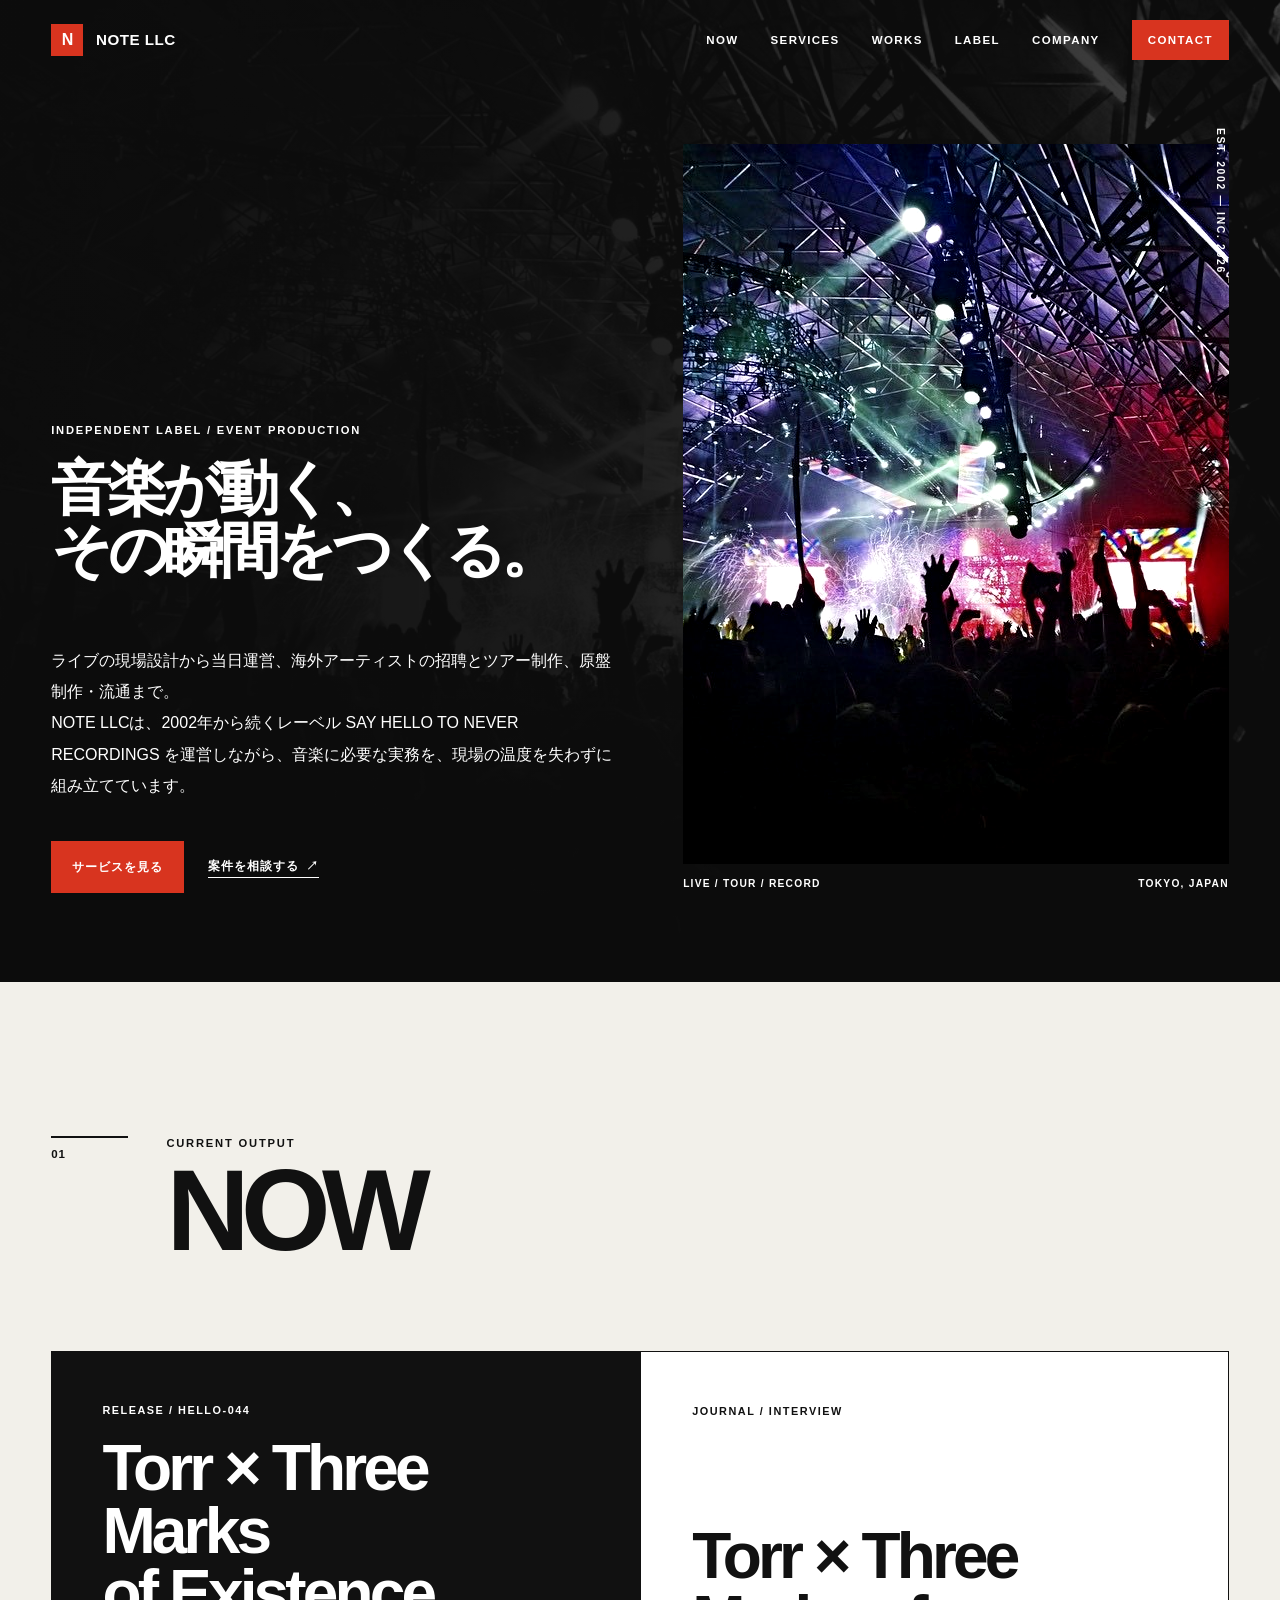
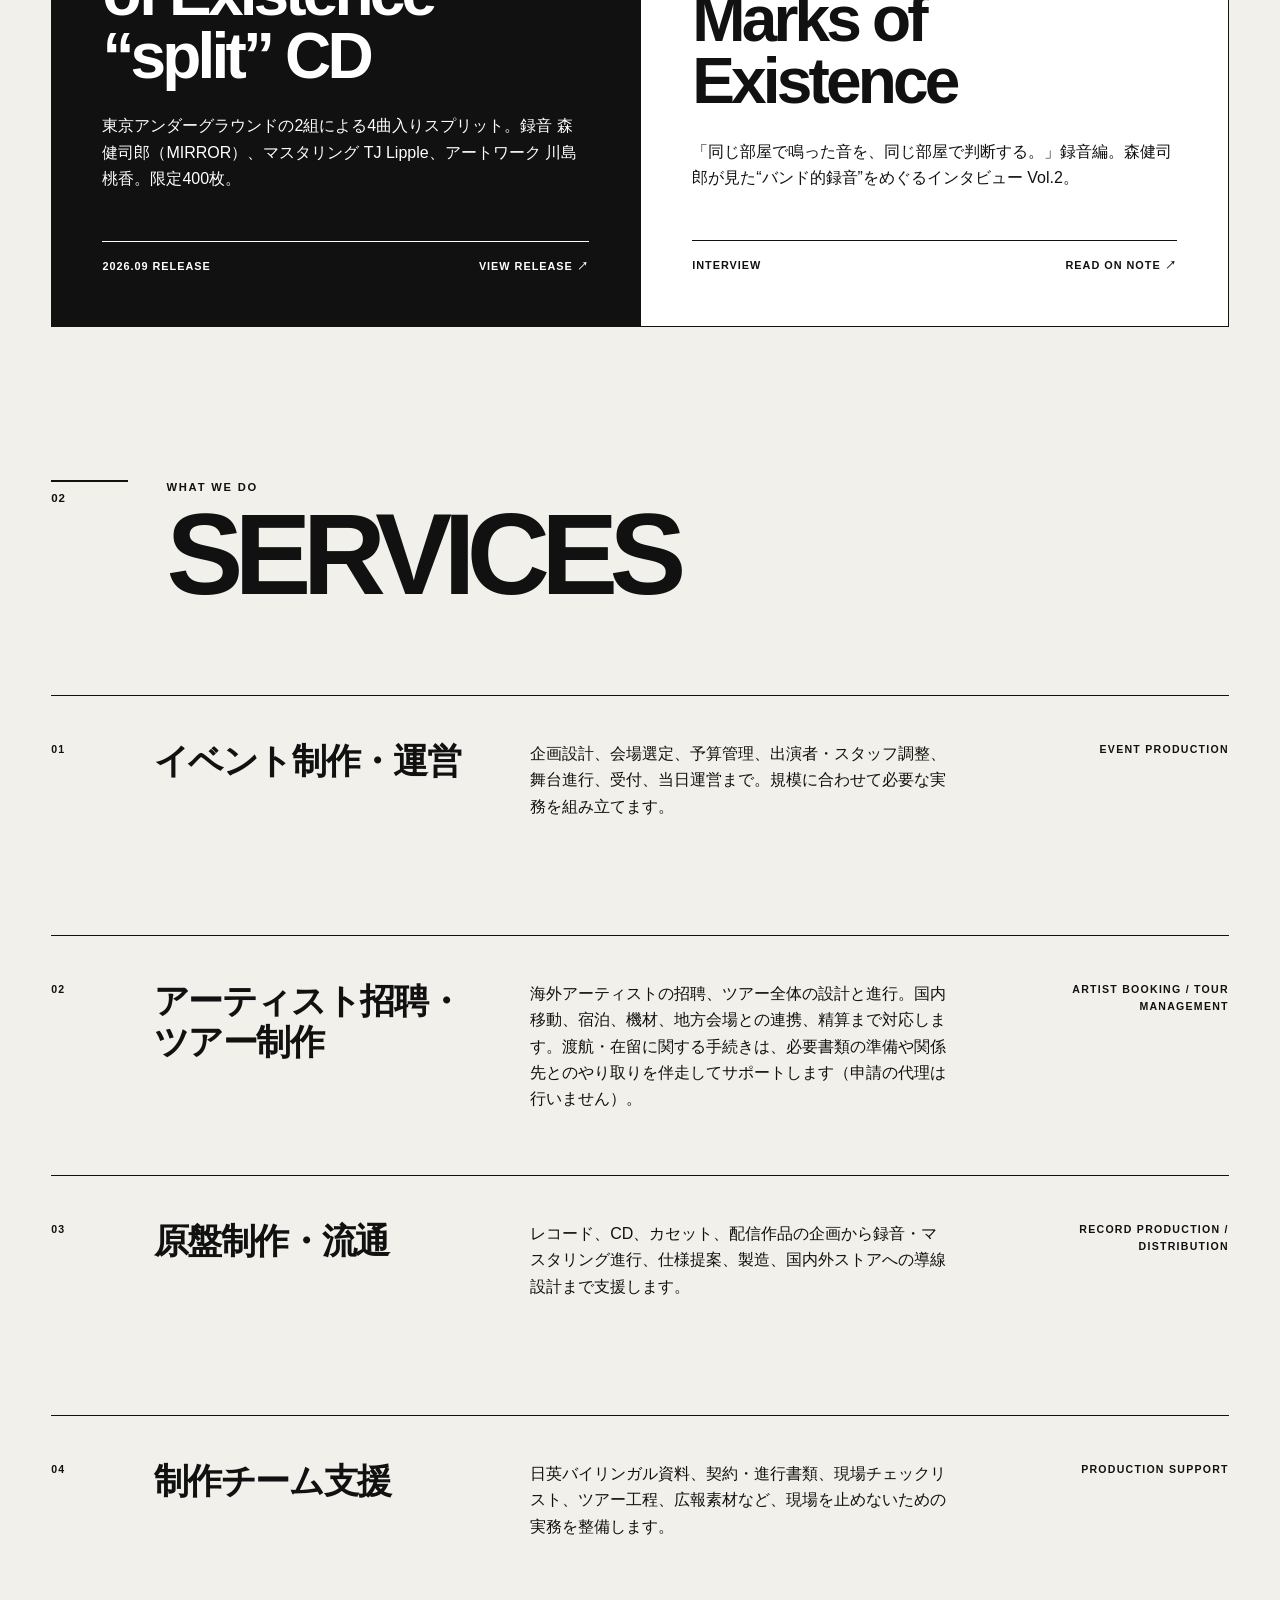
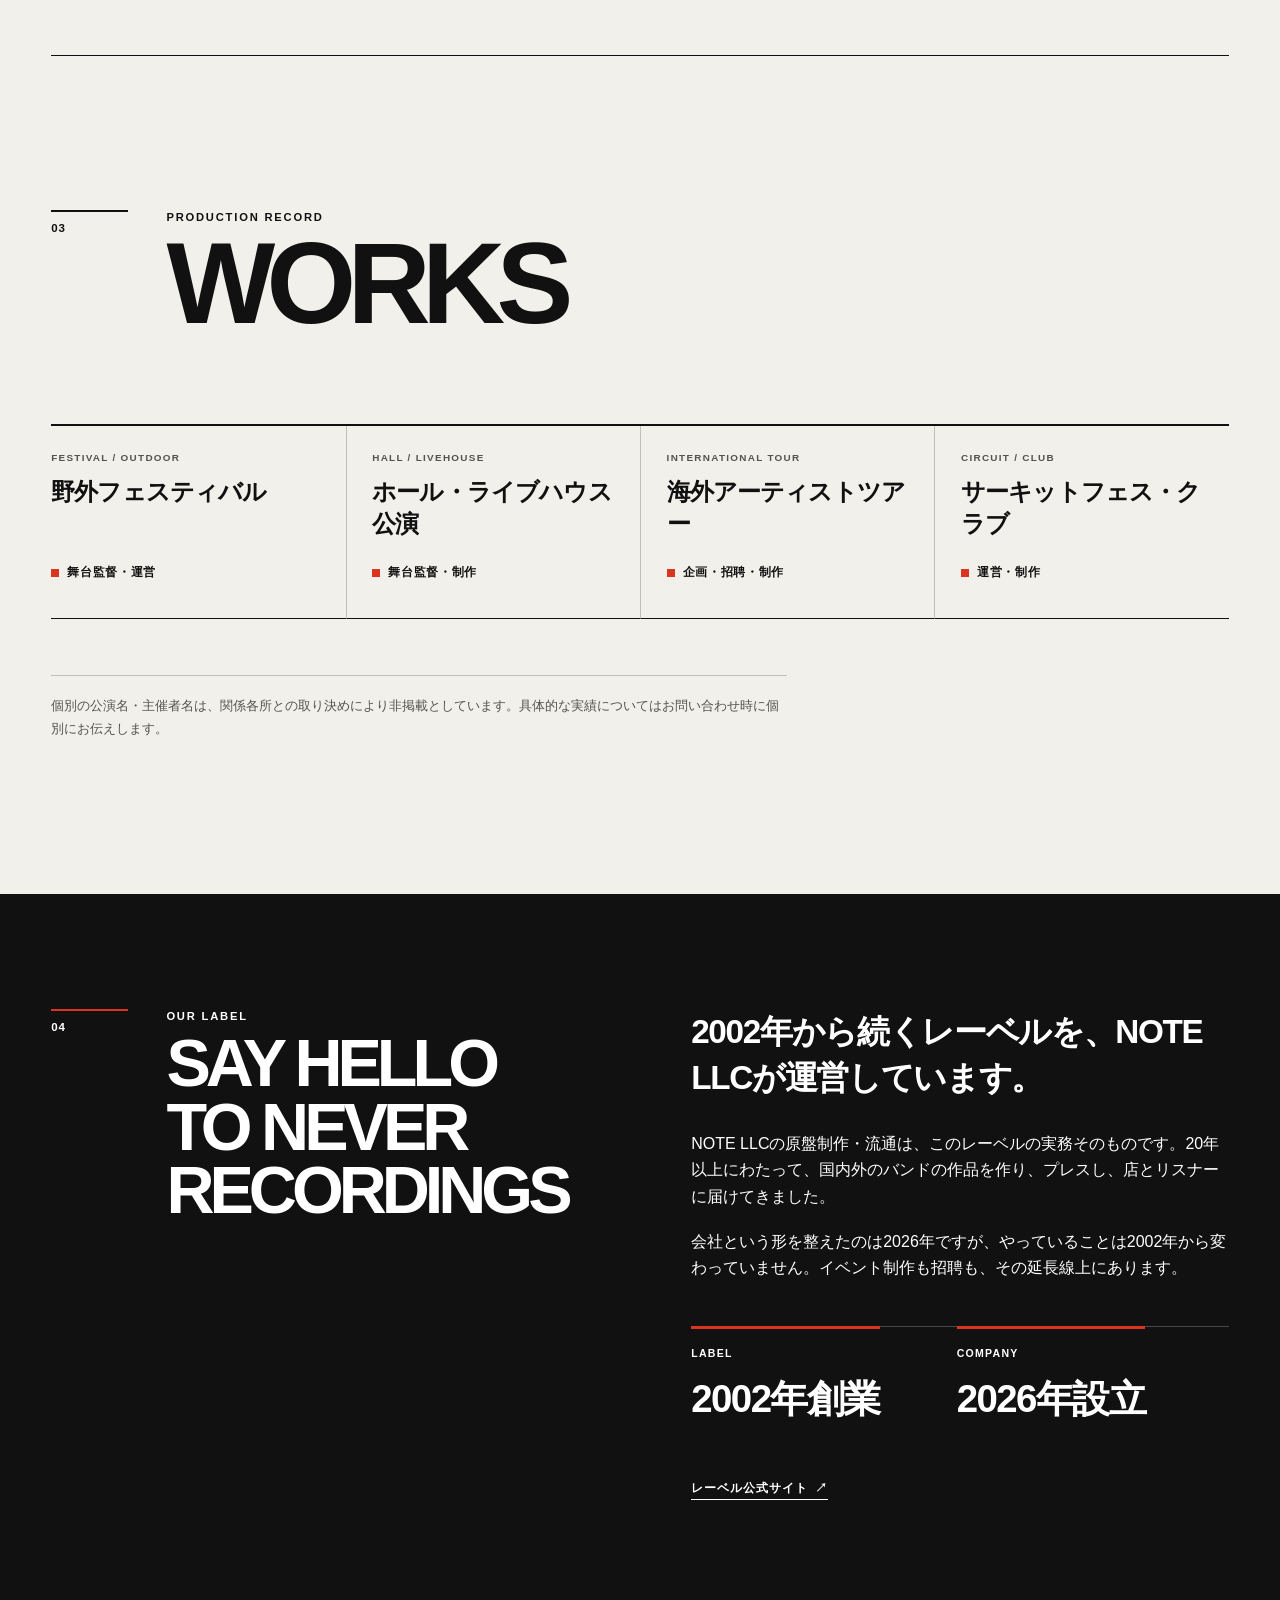
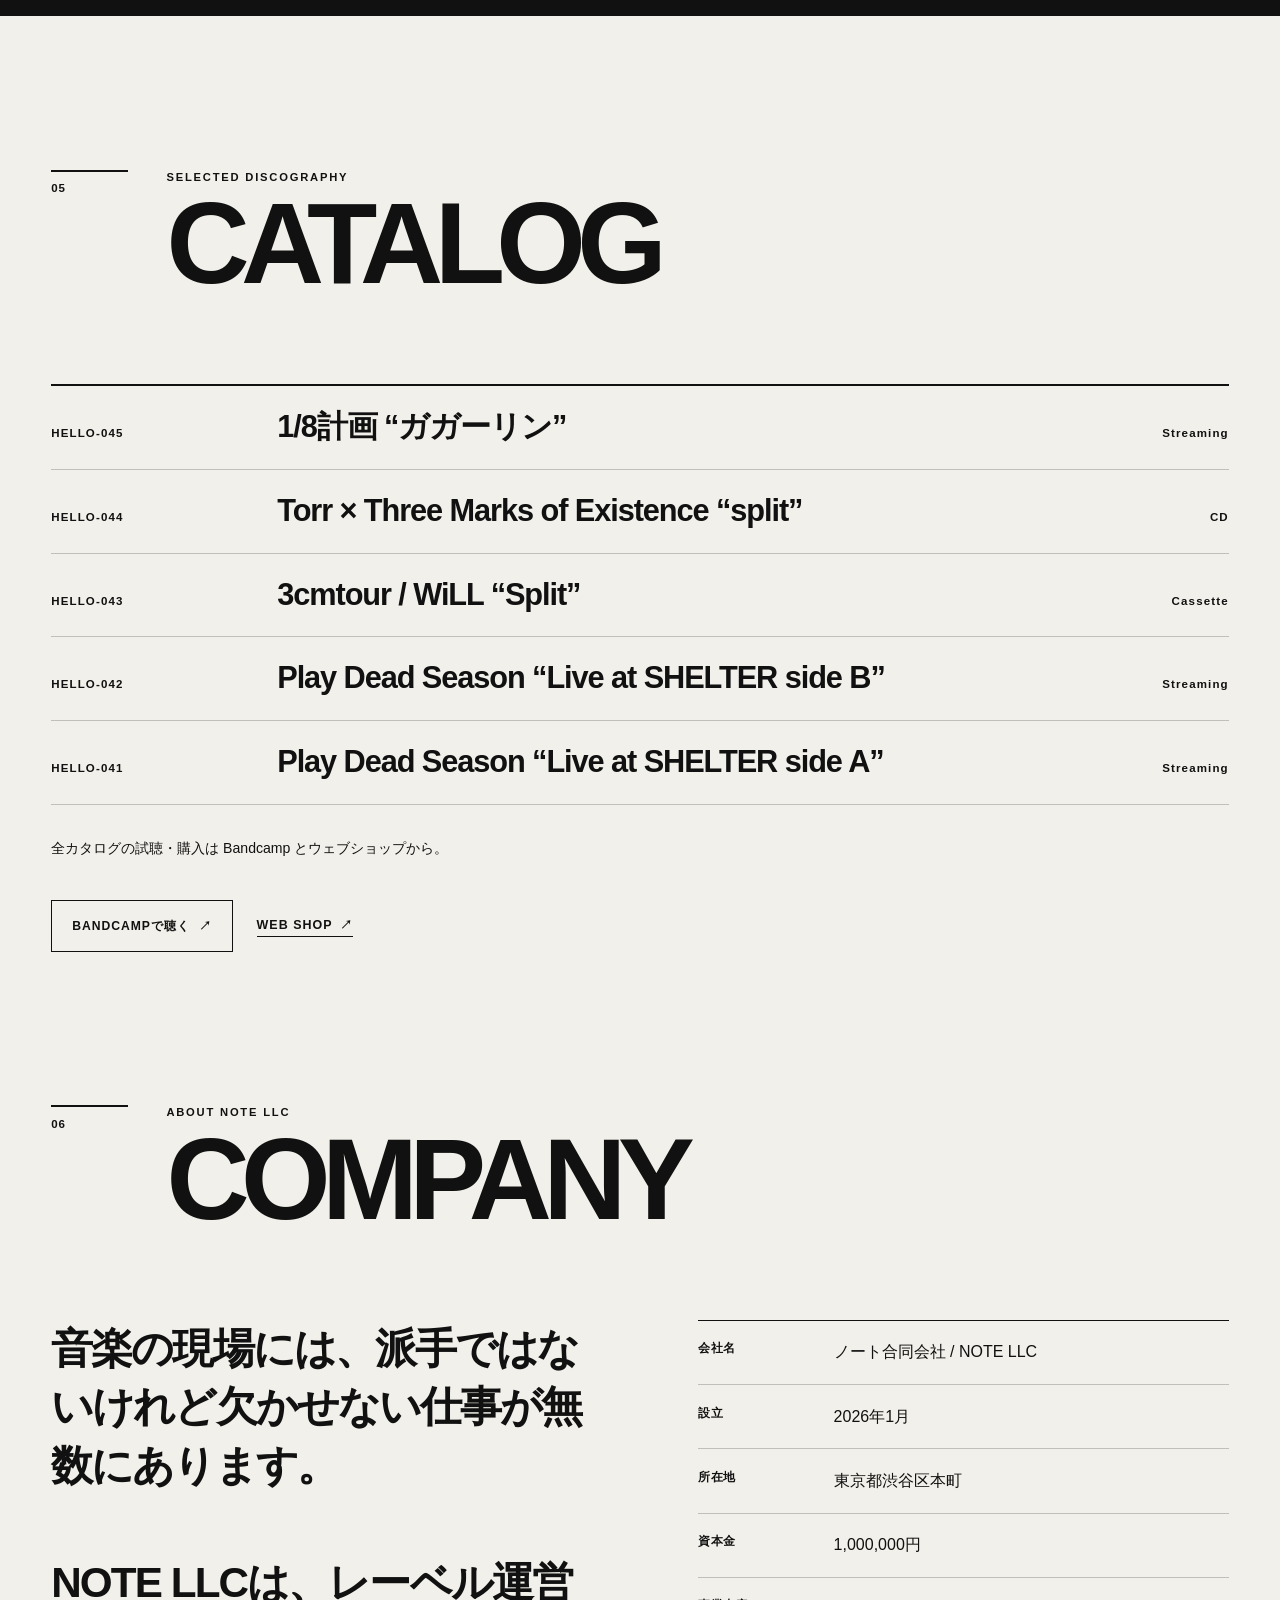
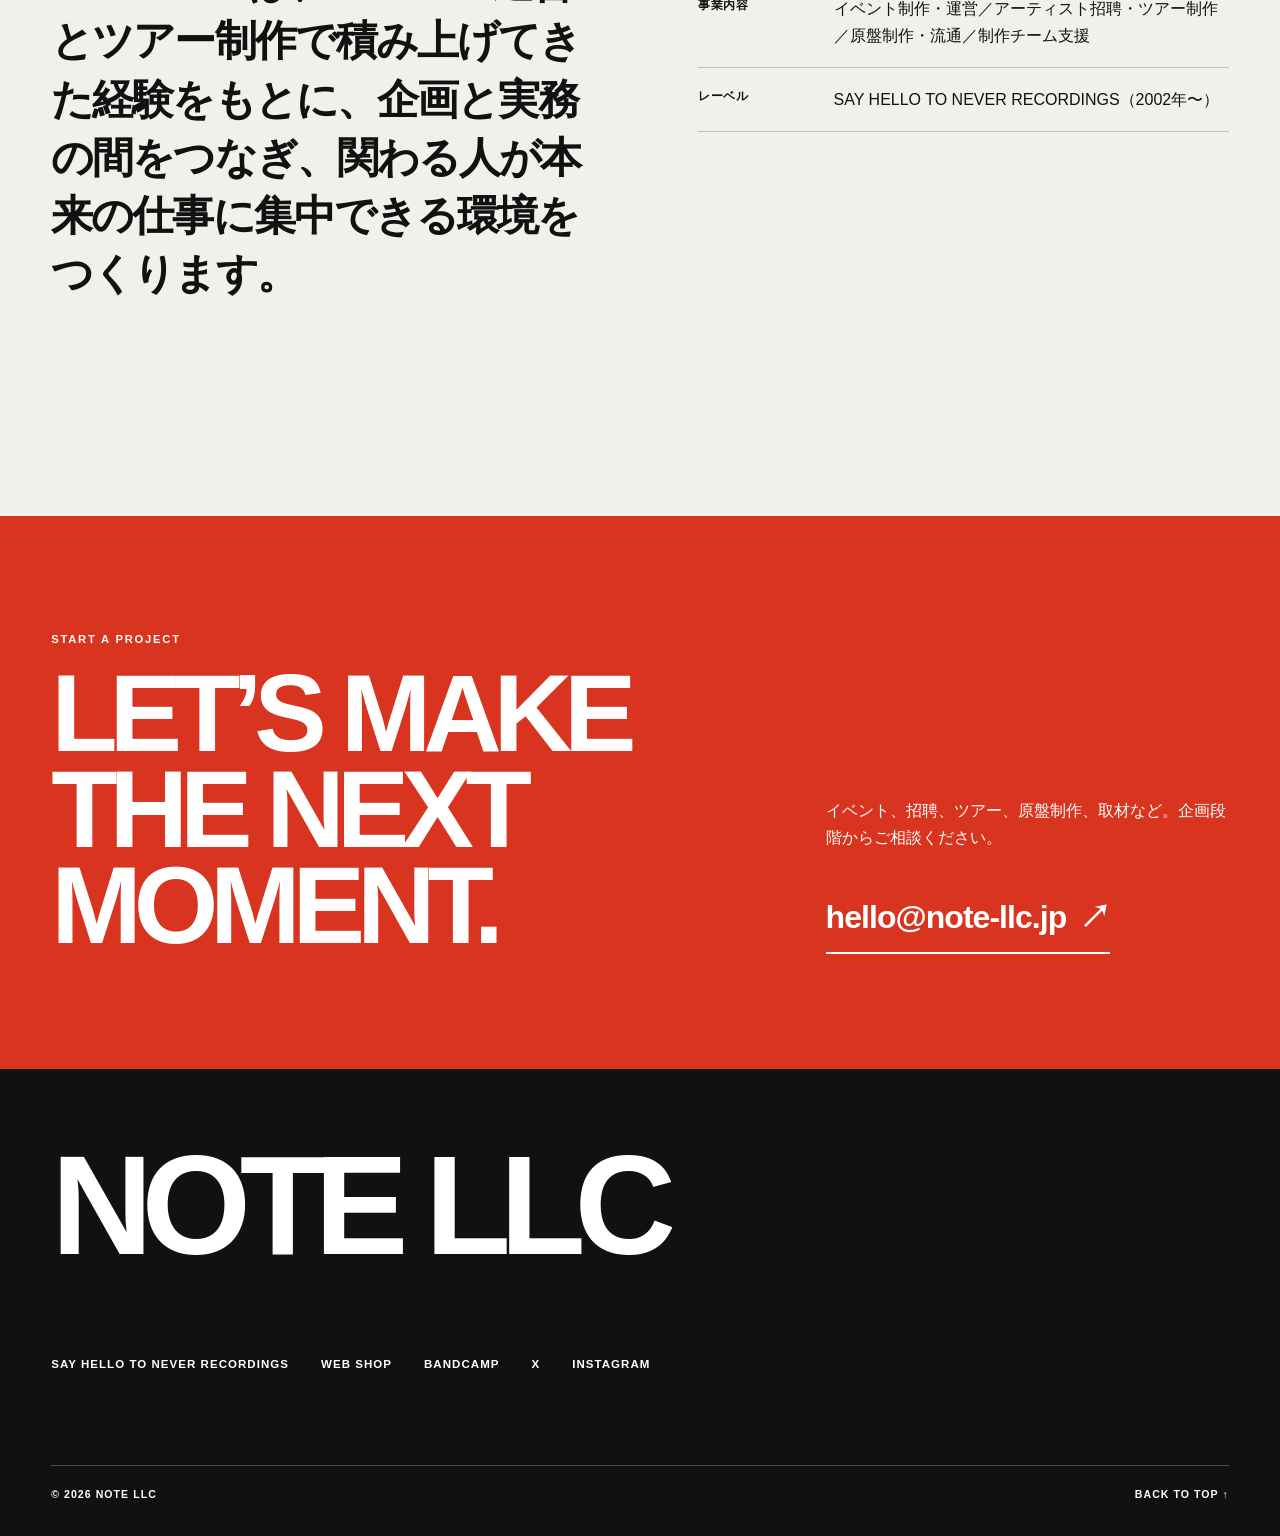
<file: index.html>
<!doctype html>
<html lang="ja">
<head>
  <meta charset="utf-8">
  <meta name="viewport" content="width=device-width, initial-scale=1">
  <title>NOTE LLC｜イベント制作・アーティスト招聘・原盤制作</title>
  <meta name="description" content="ノート合同会社（NOTE LLC）は、イベント制作、海外アーティスト招聘・ツアー制作、原盤制作・流通を行う東京の制作会社です。2002年から続くレーベル SAY HELLO TO NEVER RECORDINGS を運営しています。">
  <meta name="theme-color" content="#111111">
  <meta property="og:type" content="website">
  <meta property="og:site_name" content="NOTE LLC">
  <meta property="og:locale" content="ja_JP">
  <meta property="og:url" content="https://www.note-llc.jp/">
  <meta property="og:title" content="NOTE LLC｜イベント制作・アーティスト招聘・原盤制作">
  <meta property="og:description" content="ライブの現場設計から当日運営、海外アーティストの招聘とツアー制作、原盤制作・流通まで。2002年から続くレーベル SAY HELLO TO NEVER RECORDINGS を運営しています。">
  <meta property="og:image" content="https://www.note-llc.jp/assets/ogp.jpg">
  <meta property="og:image:width" content="1200">
  <meta property="og:image:height" content="630">
  <meta property="og:image:alt" content="照明が交差するライブ会場と観客">
  <meta name="twitter:card" content="summary_large_image">
  <link rel="canonical" href="https://www.note-llc.jp/">
  <link rel="icon" href="assets/favicon.svg" type="image/svg+xml">
  <link rel="stylesheet" href="css/styles.css">
  <script defer src="js/main.js"></script>
  <script type="application/ld+json">
  {
    "@context": "https://schema.org",
    "@type": "Organization",
    "name": "ノート合同会社",
    "alternateName": "NOTE LLC",
    "url": "https://www.note-llc.jp/",
    "logo": "https://www.note-llc.jp/assets/ogp.jpg",
    "email": "hello@note-llc.jp",
    "foundingDate": "2026-01",
    "description": "イベント制作、海外アーティスト招聘・ツアー制作、原盤制作・流通、制作チーム支援を行う制作会社。レーベル SAY HELLO TO NEVER RECORDINGS を運営。",
    "address": {
      "@type": "PostalAddress",
      "addressLocality": "渋谷区本町",
      "addressRegion": "東京都",
      "addressCountry": "JP"
    },
    "subOrganization": {
      "@type": "MusicGroup",
      "name": "SAY HELLO TO NEVER RECORDINGS",
      "foundingDate": "2002",
      "url": "https://sayhellotoneverrecordings.com/"
    },
    "sameAs": [
      "https://sayhellotoneverrecordings.com/",
      "https://sayhellotoneverrecordings.bandcamp.com/",
      "https://sayhelloto.thebase.in/",
      "https://x.com/SHTN_rec",
      "https://www.instagram.com/say_hello_to_never_recordings/"
    ]
  }
  </script>
</head>
<body>
  <a class="skip-link" href="#main">本文へ移動</a>

  <header class="site-header" data-header>
    <div class="header-inner">
      <a class="brand" href="#top" aria-label="NOTE LLC ホーム">
        <span class="brand-mark" aria-hidden="true">N</span>
        <span class="brand-name">NOTE LLC</span>
      </a>

      <button class="menu-button" type="button" aria-expanded="false" aria-controls="site-nav" data-menu-button>
        <span class="menu-button-label">MENU</span>
        <span class="menu-button-icon" aria-hidden="true"></span>
      </button>

      <nav class="site-nav" id="site-nav" aria-label="メインナビゲーション" data-nav>
        <a href="#now">NOW</a>
        <a href="#services">SERVICES</a>
        <a href="#works">WORKS</a>
        <a href="#label">LABEL</a>
        <a href="#company">COMPANY</a>
        <a class="nav-contact" href="#contact">CONTACT</a>
      </nav>
    </div>
  </header>

  <main id="main">
    <section class="hero" id="top" aria-labelledby="hero-title">
      <div class="hero-copy">
        <p class="eyebrow">INDEPENDENT LABEL / EVENT PRODUCTION</p>
        <h1 id="hero-title">
          <span>音楽が動く、</span>
          <span>その瞬間をつくる。</span>
        </h1>
        <p class="hero-lead">
          ライブの現場設計から当日運営、海外アーティストの招聘とツアー制作、原盤制作・流通まで。<br>
          NOTE LLCは、2002年から続くレーベル SAY HELLO TO NEVER RECORDINGS を運営しながら、音楽に必要な実務を、現場の温度を失わずに組み立てています。
        </p>
        <div class="hero-actions">
          <a class="button button-primary" href="#services">サービスを見る</a>
          <a class="text-link" href="mailto:hello@note-llc.jp">案件を相談する <span aria-hidden="true">↗</span></a>
        </div>
      </div>

      <figure class="hero-visual">
        <img src="assets/hero.jpg" width="1280" height="720" fetchpriority="high" decoding="async" alt="照明が交差するライブ会場と観客">
        <figcaption>
          <span>LIVE / TOUR / RECORD</span>
          <span>TOKYO, JAPAN</span>
        </figcaption>
      </figure>

      <div class="hero-index" aria-hidden="true">EST. 2002 — INC. 2026</div>
    </section>

    <section class="section now" id="now" aria-labelledby="now-title">
      <div class="section-heading">
        <p class="section-number">01</p>
        <div>
          <p class="eyebrow">CURRENT OUTPUT</p>
          <h2 id="now-title">NOW</h2>
        </div>
      </div>

      <div class="feature-grid">
        <article class="feature-card feature-card-dark">
          <p class="feature-meta">RELEASE / HELLO-044</p>
          <h3>Torr × Three Marks<br>of Existence “split” CD</h3>
          <p>東京アンダーグラウンドの2組による4曲入りスプリット。録音 森健司郎（MIRROR）、マスタリング TJ Lipple、アートワーク 川島桃香。限定400枚。</p>
          <div class="feature-footer">
            <span>2026.09 RELEASE</span>
            <a href="https://sayhellotoneverrecordings.com/news/torr-three-marks-split/" target="_blank" rel="noopener noreferrer">VIEW RELEASE <span aria-hidden="true">↗</span></a>
          </div>
        </article>

        <article class="feature-card feature-card-light">
          <p class="feature-meta">JOURNAL / INTERVIEW</p>
          <h3>Torr × Three Marks of Existence</h3>
          <p>「同じ部屋で鳴った音を、同じ部屋で判断する。」録音編。森健司郎が見た“バンド的録音”をめぐるインタビュー Vol.2。</p>
          <div class="feature-footer">
            <span>INTERVIEW</span>
            <a href="https://note.com/shtn_rec/n/n778d09165e85" target="_blank" rel="noopener noreferrer">READ ON NOTE <span aria-hidden="true">↗</span></a>
          </div>
        </article>
      </div>
    </section>

    <section class="section services" id="services" aria-labelledby="services-title">
      <div class="section-heading">
        <p class="section-number">02</p>
        <div>
          <p class="eyebrow">WHAT WE DO</p>
          <h2 id="services-title">SERVICES</h2>
        </div>
      </div>

      <div class="services-list">
        <article class="service-item">
          <p class="service-id">01</p>
          <h3>イベント制作・運営</h3>
          <p>企画設計、会場選定、予算管理、出演者・スタッフ調整、舞台進行、受付、当日運営まで。規模に合わせて必要な実務を組み立てます。</p>
          <p class="service-en">EVENT PRODUCTION</p>
        </article>

        <article class="service-item">
          <p class="service-id">02</p>
          <h3>アーティスト招聘・ツアー制作</h3>
          <p>海外アーティストの招聘、ツアー全体の設計と進行。国内移動、宿泊、機材、地方会場との連携、精算まで対応します。渡航・在留に関する手続きは、必要書類の準備や関係先とのやり取りを伴走してサポートします（申請の代理は行いません）。</p>
          <p class="service-en">ARTIST BOOKING / TOUR MANAGEMENT</p>
        </article>

        <article class="service-item">
          <p class="service-id">03</p>
          <h3>原盤制作・流通</h3>
          <p>レコード、CD、カセット、配信作品の企画から録音・マスタリング進行、仕様提案、製造、国内外ストアへの導線設計まで支援します。</p>
          <p class="service-en">RECORD PRODUCTION / DISTRIBUTION</p>
        </article>

        <article class="service-item">
          <p class="service-id">04</p>
          <h3>制作チーム支援</h3>
          <p>日英バイリンガル資料、契約・進行書類、現場チェックリスト、ツアー工程、広報素材など、現場を止めないための実務を整備します。</p>
          <p class="service-en">PRODUCTION SUPPORT</p>
        </article>
      </div>
    </section>

    <section class="section works" id="works" aria-labelledby="works-title">
      <div class="section-heading">
        <p class="section-number">03</p>
        <div>
          <p class="eyebrow">PRODUCTION RECORD</p>
          <h2 id="works-title">WORKS</h2>
        </div>
      </div>

      <div class="field-grid">
        <article class="field">
          <p class="field-en">FESTIVAL / OUTDOOR</p>
          <h3>野外フェスティバル</h3>
          <p class="field-role">舞台監督・運営</p>
        </article>
        <article class="field">
          <p class="field-en">HALL / LIVEHOUSE</p>
          <h3>ホール・ライブハウス公演</h3>
          <p class="field-role">舞台監督・制作</p>
        </article>
        <article class="field">
          <p class="field-en">INTERNATIONAL TOUR</p>
          <h3>海外アーティストツアー</h3>
          <p class="field-role">企画・招聘・制作</p>
        </article>
        <article class="field">
          <p class="field-en">CIRCUIT / CLUB</p>
          <h3>サーキットフェス・クラブ</h3>
          <p class="field-role">運営・制作</p>
        </article>
      </div>

      <p class="work-note">個別の公演名・主催者名は、関係各所との取り決めにより非掲載としています。具体的な実績についてはお問い合わせ時に個別にお伝えします。</p>
    </section>

    <section class="label" id="label" aria-labelledby="label-title">
      <div class="label-inner">
        <div class="section-heading section-heading-invert">
          <p class="section-number">04</p>
          <div>
            <p class="eyebrow">OUR LABEL</p>
            <h2 id="label-title">SAY HELLO<br>TO NEVER<br>RECORDINGS</h2>
          </div>
        </div>

        <div class="label-body">
          <p class="label-lead">2002年から続くレーベルを、NOTE LLCが運営しています。</p>
          <p>NOTE LLCの原盤制作・流通は、このレーベルの実務そのものです。20年以上にわたって、国内外のバンドの作品を作り、プレスし、店とリスナーに届けてきました。</p>
          <p>会社という形を整えたのは2026年ですが、やっていることは2002年から変わっていません。イベント制作も招聘も、その延長線上にあります。</p>

          <dl class="label-facts">
            <div>
              <dt>LABEL</dt>
              <dd>2002年創業</dd>
            </div>
            <div>
              <dt>COMPANY</dt>
              <dd>2026年設立</dd>
            </div>
          </dl>

          <div class="label-links">
            <a class="text-link" href="https://sayhellotoneverrecordings.com/" target="_blank" rel="noopener noreferrer">レーベル公式サイト <span aria-hidden="true">↗</span></a>
          </div>
        </div>
      </div>
    </section>

    <section class="section catalog" id="catalog" aria-labelledby="catalog-title">
      <div class="section-heading">
        <p class="section-number">05</p>
        <div>
          <p class="eyebrow">SELECTED DISCOGRAPHY</p>
          <h2 id="catalog-title">CATALOG</h2>
        </div>
      </div>

      <ul class="works-table">
        <li class="work-row">
          <span class="work-code">HELLO-045</span><span class="work-title">1/8計画 “ガガーリン”</span><span class="work-format">Streaming</span>
        </li>
        <li class="work-row">
          <span class="work-code">HELLO-044</span><span class="work-title">Torr × Three Marks of Existence “split”</span><span class="work-format">CD</span>
        </li>
        <li class="work-row">
          <span class="work-code">HELLO-043</span><span class="work-title">3cmtour / WiLL “Split”</span><span class="work-format">Cassette</span>
        </li>
        <li class="work-row">
          <span class="work-code">HELLO-042</span><span class="work-title">Play Dead Season “Live at SHELTER side B”</span><span class="work-format">Streaming</span>
        </li>
        <li class="work-row">
          <span class="work-code">HELLO-041</span><span class="work-title">Play Dead Season “Live at SHELTER side A”</span><span class="work-format">Streaming</span>
        </li>
      </ul>

      <p class="works-note">全カタログの試聴・購入は Bandcamp とウェブショップから。</p>

      <div class="section-cta">
        <a class="button button-outline" href="https://sayhellotoneverrecordings.bandcamp.com/" target="_blank" rel="noopener noreferrer">BANDCAMPで聴く <span aria-hidden="true">↗</span></a>
        <a class="text-link" href="https://sayhelloto.thebase.in/" target="_blank" rel="noopener noreferrer">WEB SHOP <span aria-hidden="true">↗</span></a>
      </div>
    </section>

    <section class="section company" id="company" aria-labelledby="company-title">
      <div class="section-heading">
        <p class="section-number">06</p>
        <div>
          <p class="eyebrow">ABOUT NOTE LLC</p>
          <h2 id="company-title">COMPANY</h2>
        </div>
      </div>

      <div class="company-layout">
        <div class="company-statement">
          <p>音楽の現場には、派手ではないけれど欠かせない仕事が無数にあります。</p>
          <p>NOTE LLCは、レーベル運営とツアー制作で積み上げてきた経験をもとに、企画と実務の間をつなぎ、関わる人が本来の仕事に集中できる環境をつくります。</p>
        </div>

        <dl class="company-data">
          <div><dt>会社名</dt><dd>ノート合同会社 / NOTE LLC</dd></div>
          <div><dt>設立</dt><dd>2026年1月</dd></div>
          <div><dt>所在地</dt><dd>東京都渋谷区本町</dd></div>
          <div><dt>資本金</dt><dd>1,000,000円</dd></div>
          <div><dt>事業内容</dt><dd>イベント制作・運営／アーティスト招聘・ツアー制作／原盤制作・流通／制作チーム支援</dd></div>
          <div><dt>レーベル</dt><dd>SAY HELLO TO NEVER RECORDINGS（2002年〜）</dd></div>
        </dl>
      </div>
    </section>

    <section class="contact" id="contact" aria-labelledby="contact-title">
      <div>
        <p class="eyebrow">START A PROJECT</p>
        <h2 id="contact-title">LET’S MAKE<br>THE NEXT<br>MOMENT.</h2>
      </div>
      <div class="contact-action">
        <p>イベント、招聘、ツアー、原盤制作、取材など。企画段階からご相談ください。</p>
        <a class="contact-mail" href="mailto:hello@note-llc.jp">hello@note-llc.jp <span aria-hidden="true">↗</span></a>
      </div>
    </section>
  </main>

  <footer class="site-footer">
    <div class="footer-brand">NOTE LLC</div>
    <div class="footer-links" aria-label="関連リンク">
      <a href="https://sayhellotoneverrecordings.com/" target="_blank" rel="noopener noreferrer">SAY HELLO TO NEVER RECORDINGS</a>
      <a href="https://sayhelloto.thebase.in/" target="_blank" rel="noopener noreferrer">WEB SHOP</a>
      <a href="https://sayhellotoneverrecordings.bandcamp.com/" target="_blank" rel="noopener noreferrer">BANDCAMP</a>
      <a href="https://x.com/SHTN_rec" target="_blank" rel="noopener noreferrer">X</a>
      <a href="https://www.instagram.com/say_hello_to_never_recordings/" target="_blank" rel="noopener noreferrer">INSTAGRAM</a>
    </div>
    <div class="footer-bottom">
      <p>© <span data-year></span> NOTE LLC</p>
      <a href="#top">BACK TO TOP ↑</a>
    </div>
  </footer>
</body>
</html>
</file>
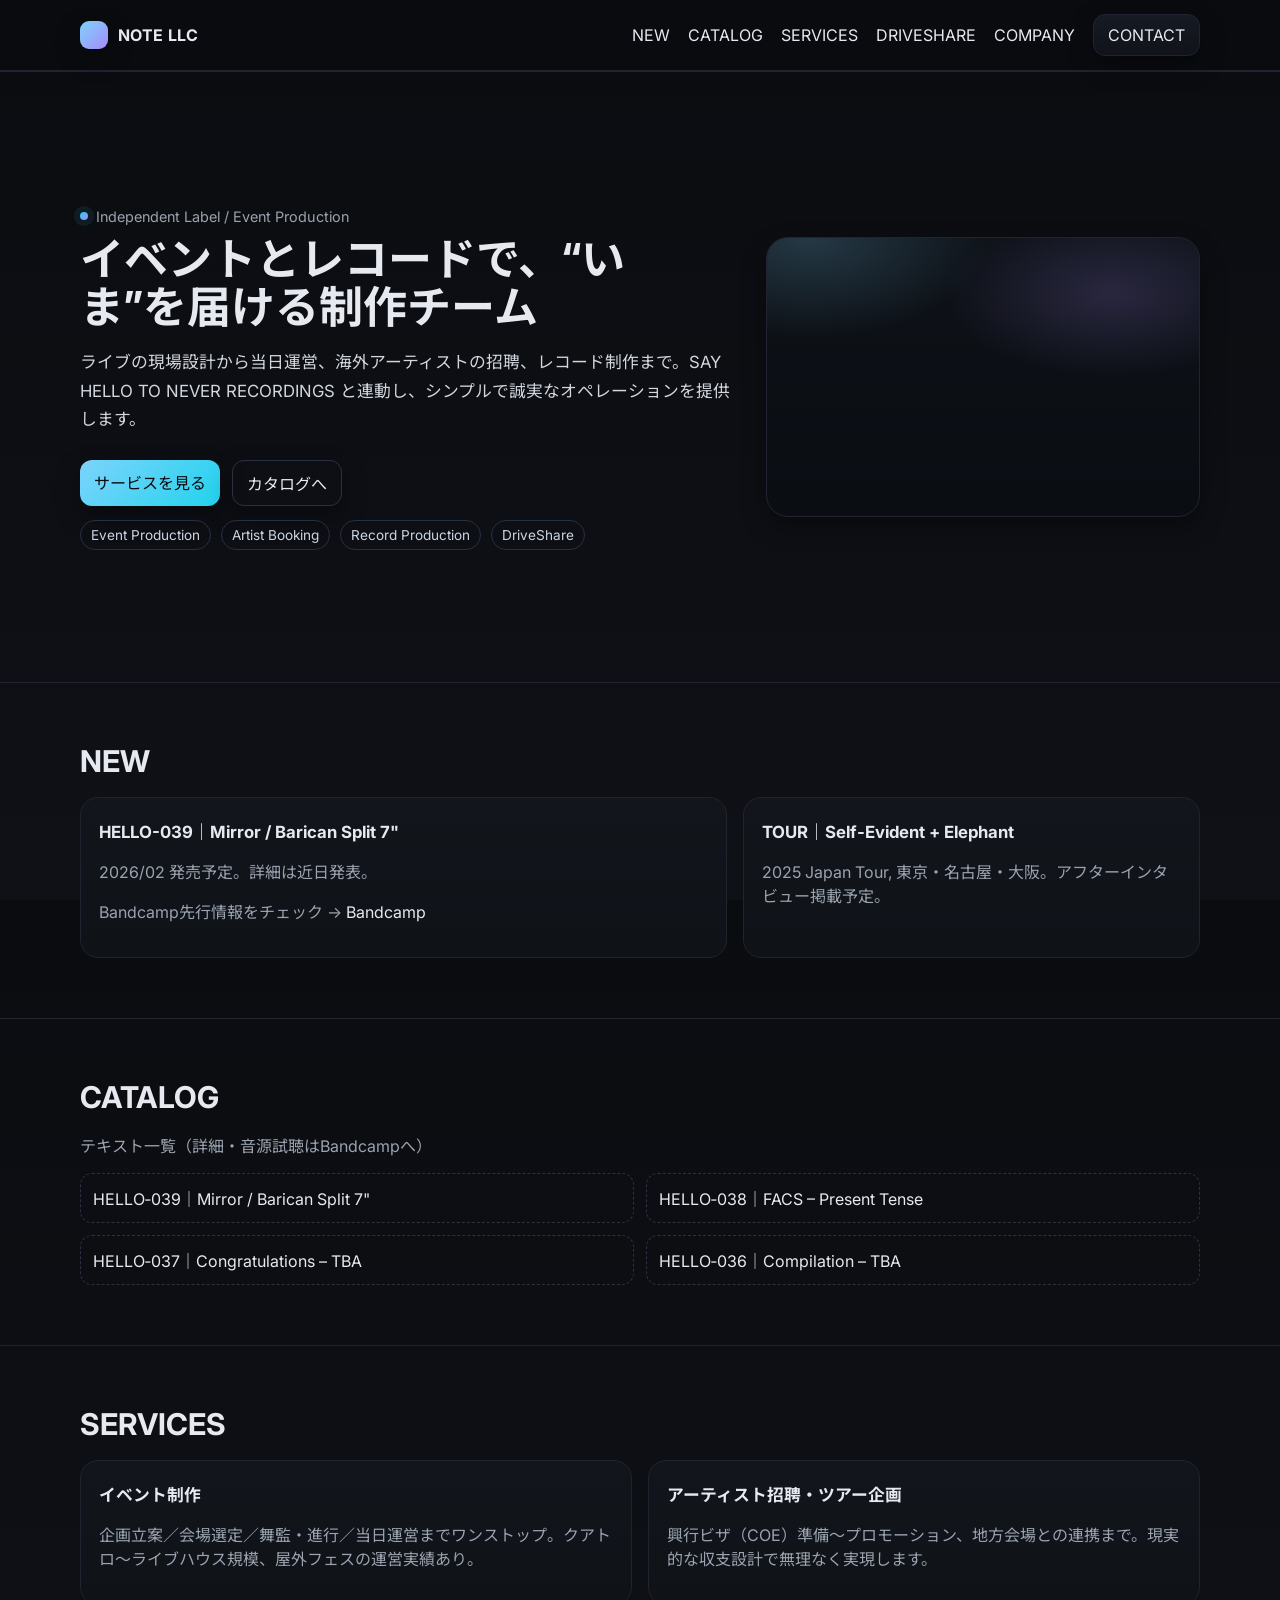
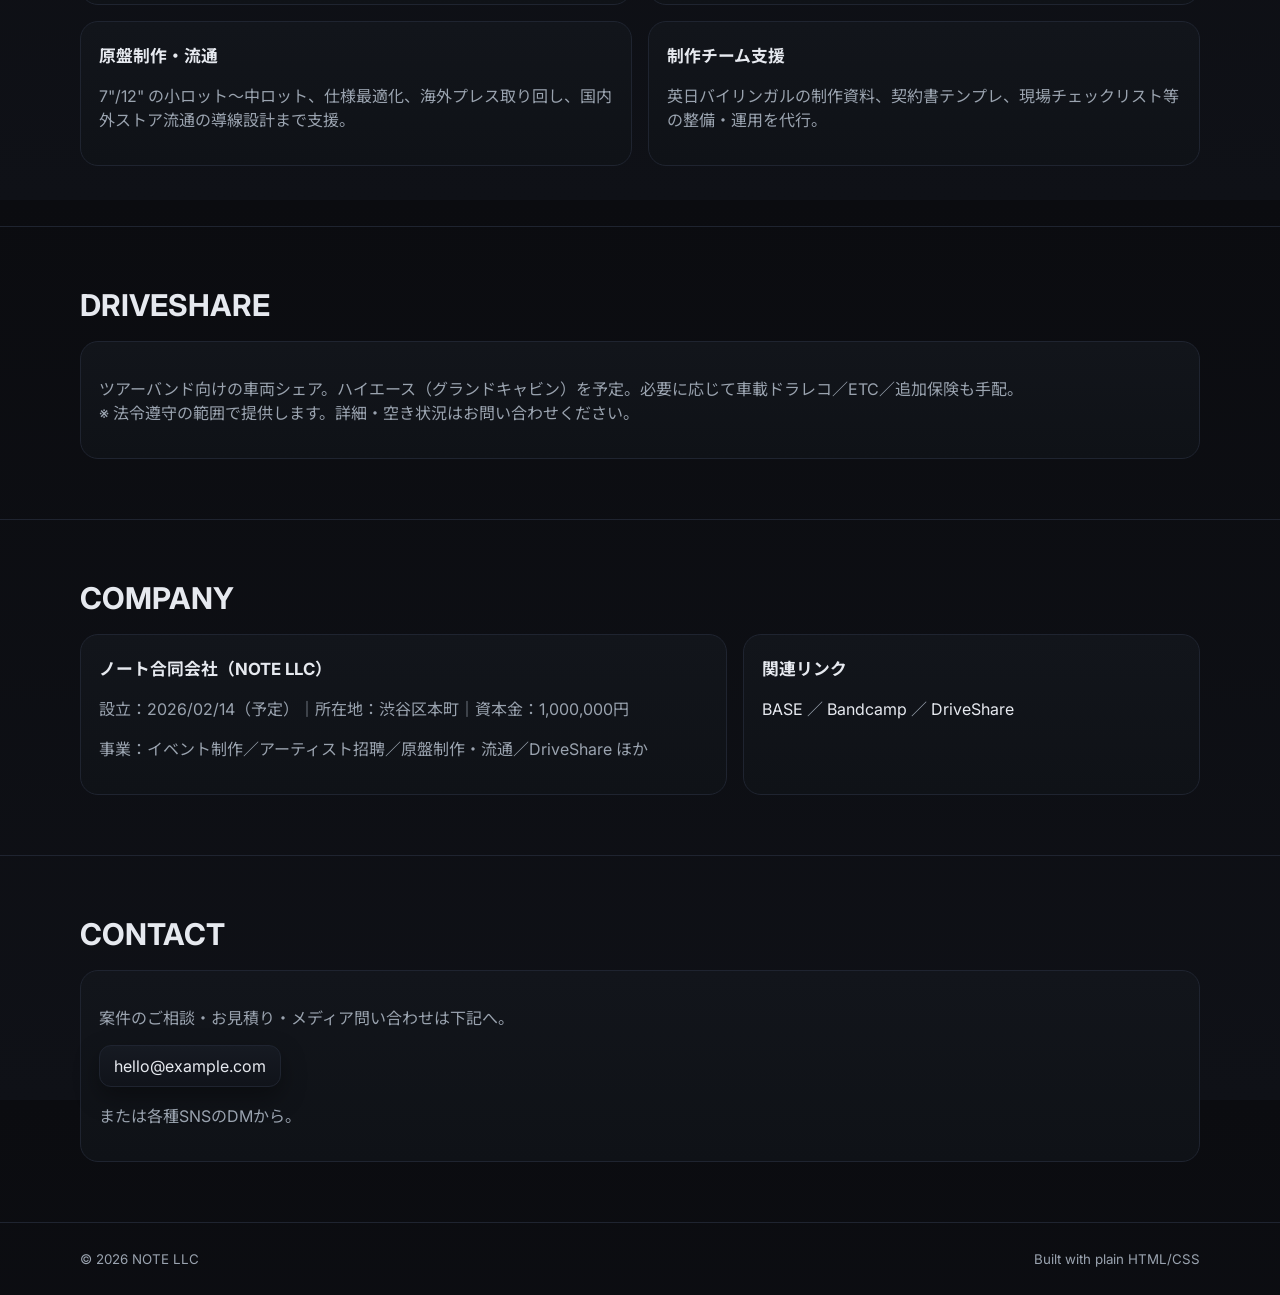
<file: note_llc_landing_page_single_file_html.html>
<!DOCTYPE html>
<html lang="ja">
<head>
  <meta charset="utf-8" />
  <meta name="viewport" content="width=device-width, initial-scale=1" />
  <title>NOTE LLC｜イベントとレコードで、“いま”を届ける制作チーム</title>
  <meta name="description" content="NOTE LLC｜イベント制作／アーティスト招聘／原盤制作／DriveShare／会社情報／お問い合わせ" />
  <link rel="preconnect" href="https://fonts.googleapis.com">
  <link rel="preconnect" href="https://fonts.gstatic.com" crossorigin>
  <link href="https://fonts.googleapis.com/css2?family=Inter:wght@300;400;600;700&family=Noto+Sans+JP:wght@300;400;700&display=swap" rel="stylesheet">
  <style>
    :root{
      --bg:#0b0c10;--panel:#121418;--text:#e6e9ef;--muted:#9aa3af;--brand:#7dd3fc;--brand2:#a78bfa;--accent:#22d3ee;--border:#1f2430;
      --shadow:0 10px 25px rgba(0,0,0,.35);
    }
    *{box-sizing:border-box}
    html,body{margin:0;height:100%;}
    body{font-family:Inter, "Noto Sans JP", system-ui, -apple-system, Segoe UI, Roboto, Helvetica, Arial, "Apple Color Emoji","Segoe UI Emoji"; background:linear-gradient(180deg,var(--bg),#0f1117); color:var(--text);}
    a{color:var(--text);text-decoration:none}
    .container{width:min(1120px,92%);margin-inline:auto}
    header{position:sticky;top:0;z-index:50;background:rgba(11,12,16,.7);backdrop-filter:blur(10px);border-bottom:1px solid var(--border)}
    .nav{display:flex;align-items:center;justify-content:space-between;padding:14px 0}
    .brand{display:flex;align-items:center;gap:10px;font-weight:700;letter-spacing:.02em}
    .brand .logo{width:28px;height:28px;border-radius:9px;background:linear-gradient(135deg,var(--brand),var(--brand2));box-shadow:var(--shadow)}
    .nav ul{display:flex;gap:18px;list-style:none;padding:0;margin:0;align-items:center}
    .btn{display:inline-block;border:1px solid var(--border);padding:10px 14px;border-radius:12px;background:linear-gradient(180deg,#161a22,#10131a);box-shadow:var(--shadow)}
    .btn:hover{border-color:#2a3142}

    .hero{position:relative;overflow:hidden}
    .hero .wrap{display:grid;grid-template-columns:1.2fr .8fr;gap:36px;align-items:center;padding:72px 0}
    .kicker{display:inline-flex;align-items:center;gap:8px;color:var(--muted);font-size:.9rem}
    .kicker .dot{width:8px;height:8px;border-radius:999px;background:linear-gradient(135deg,var(--accent),var(--brand2));box-shadow:0 0 0 6px rgba(34,211,238,.08)}
    h1{font-size:clamp(28px,4.5vw,44px);line-height:1.1;margin:10px 0 16px}
    .lead{color:#d2d6de;font-size:1.05rem;line-height:1.7}
    .cta{display:flex;gap:12px;margin-top:26px;flex-wrap:wrap}
    .cta .primary{background:linear-gradient(135deg,var(--brand),var(--accent));color:#0b0c10;border:0}
    .cta .ghost{background:transparent;border:1px solid #2a3142}
    .hero .art{position:relative;min-height:280px;border:1px solid var(--border);border-radius:22px;background:
      radial-gradient(70% 60% at 10% 0%, rgba(125,211,252,.2), transparent 60%),
      radial-gradient(65% 50% at 80% 20%, rgba(167,139,250,.18), transparent 60%),
      linear-gradient(180deg,#0e1218,#0a0d12);
      box-shadow:var(--shadow)}
    .chiprow{display:flex;flex-wrap:wrap;gap:10px;margin-top:14px}
    .chip{border:1px solid #263043;border-radius:999px;padding:6px 10px;color:#cbd5e1;font-size:.85rem}

    section{padding:60px 0;border-top:1px solid var(--border)}
    h2{font-size:clamp(22px,3.2vw,30px);margin:0 0 18px}
    p{color:#cbd5e1}

    .grid{display:grid;gap:16px;grid-template-columns:repeat(12,1fr)}
    .card{grid-column:span 12;border:1px solid var(--border);background:linear-gradient(180deg,#12151b,#0f1217);border-radius:18px;padding:18px}
    .card h3{margin:.2rem 0 .3rem;font-size:1.05rem}
    .muted{color:var(--muted)}

    /* Services */
    .svc{grid-column:span 6}

    /* Catalog */
    .catalog-list{display:grid;grid-template-columns:repeat(2,1fr);gap:12px}
    .catalog-list a{border:1px dashed #2a3142;border-radius:12px;padding:12px}

    /* Footer */
    footer{border-top:1px solid var(--border);padding:28px 0;color:var(--muted)}

    /* Responsive */
    @media (max-width: 860px){
      .hero .wrap{grid-template-columns:1fr;gap:18px;padding:46px 0}
      .svc{grid-column:span 12}
      .catalog-list{grid-template-columns:1fr}
      .nav ul{gap:10px;font-size:.95rem;flex-wrap:wrap;justify-content:flex-end}
    }
  </style>
</head>
<body>
  <header>
    <div class="container nav">
      <a href="#top" class="brand" aria-label="NOTE LLC Home">
        <span class="logo" aria-hidden="true"></span>
        <span>NOTE LLC</span>
      </a>
      <nav aria-label="Primary">
        <ul>
          <li><a href="#new">NEW</a></li>
          <li><a href="#catalog">CATALOG</a></li>
          <li><a href="#services">SERVICES</a></li>
          <li><a href="#driveshare">DRIVESHARE</a></li>
          <li><a href="#company">COMPANY</a></li>
          <li><a href="#contact" class="btn">CONTACT</a></li>
        </ul>
      </nav>
    </div>
  </header>

  <main id="top">
    <!-- Hero -->
    <section class="hero">
      <div class="container wrap">
        <div>
          <div class="kicker"><span class="dot"></span>Independent Label / Event Production</div>
          <h1>イベントとレコードで、“いま”を届ける制作チーム</h1>
          <p class="lead">ライブの現場設計から当日運営、海外アーティストの招聘、レコード制作まで。SAY HELLO TO NEVER RECORDINGS と連動し、シンプルで誠実なオペレーションを提供します。</p>
          <div class="cta">
            <a href="#services" class="btn primary">サービスを見る</a>
            <a href="#catalog" class="btn ghost">カタログへ</a>
          </div>
          <div class="chiprow" aria-label="Highlights">
            <span class="chip">Event Production</span>
            <span class="chip">Artist Booking</span>
            <span class="chip">Record Production</span>
            <span class="chip">DriveShare</span>
          </div>
        </div>
        <div class="art" aria-hidden="true"></div>
      </div>
    </section>

    <!-- NEW -->
    <section id="new" aria-labelledby="new-title">
      <div class="container">
        <h2 id="new-title">NEW</h2>
        <div class="grid">
          <article class="card" style="grid-column:span 7">
            <h3>HELLO-039｜Mirror / Barican Split 7"</h3>
            <p class="muted">2026/02 発売予定。詳細は近日発表。</p>
            <p class="muted">Bandcamp先行情報をチェック → <a href="#" aria-label="Bandcamp">Bandcamp</a></p>
          </article>
          <article class="card" style="grid-column:span 5">
            <h3>TOUR｜Self‑Evident + Elephant</h3>
            <p class="muted">2025 Japan Tour, 東京・名古屋・大阪。アフターインタビュー掲載予定。</p>
          </article>
        </div>
      </div>
    </section>

    <!-- CATALOG -->
    <section id="catalog" aria-labelledby="catalog-title">
      <div class="container">
        <h2 id="catalog-title">CATALOG</h2>
        <p class="muted">テキスト一覧（詳細・音源試聴はBandcampへ）</p>
        <div class="catalog-list" role="list">
          <a role="listitem" href="#">HELLO‑039｜Mirror / Barican Split 7"</a>
          <a role="listitem" href="#">HELLO‑038｜FACS – Present Tense</a>
          <a role="listitem" href="#">HELLO‑037｜Congratulations – TBA</a>
          <a role="listitem" href="#">HELLO‑036｜Compilation – TBA</a>
        </div>
      </div>
    </section>

    <!-- SERVICES -->
    <section id="services" aria-labelledby="services-title">
      <div class="container">
        <h2 id="services-title">SERVICES</h2>
        <div class="grid">
          <div class="card svc">
            <h3>イベント制作</h3>
            <p class="muted">企画立案／会場選定／舞監・進行／当日運営までワンストップ。クアトロ〜ライブハウス規模、屋外フェスの運営実績あり。</p>
          </div>
          <div class="card svc">
            <h3>アーティスト招聘・ツアー企画</h3>
            <p class="muted">興行ビザ（COE）準備〜プロモーション、地方会場との連携まで。現実的な収支設計で無理なく実現します。</p>
          </div>
          <div class="card svc">
            <h3>原盤制作・流通</h3>
            <p class="muted">7"/12" の小ロット〜中ロット、仕様最適化、海外プレス取り回し、国内外ストア流通の導線設計まで支援。</p>
          </div>
          <div class="card svc">
            <h3>制作チーム支援</h3>
            <p class="muted">英日バイリンガルの制作資料、契約書テンプレ、現場チェックリスト等の整備・運用を代行。</p>
          </div>
        </div>
      </div>
    </section>

    <!-- DRIVESHARE -->
    <section id="driveshare" aria-labelledby="driveshare-title">
      <div class="container">
        <h2 id="driveshare-title">DRIVESHARE</h2>
        <div class="card">
          <p class="muted">ツアーバンド向けの車両シェア。ハイエース（グランドキャビン）を予定。必要に応じて車載ドラレコ／ETC／追加保険も手配。<br/>※ 法令遵守の範囲で提供します。詳細・空き状況はお問い合わせください。</p>
        </div>
      </div>
    </section>

    <!-- COMPANY -->
    <section id="company" aria-labelledby="company-title">
      <div class="container">
        <h2 id="company-title">COMPANY</h2>
        <div class="grid">
          <div class="card" style="grid-column:span 7">
            <h3>ノート合同会社（NOTE LLC）</h3>
            <p class="muted">設立：2026/02/14（予定）｜所在地：渋谷区本町｜資本金：1,000,000円</p>
            <p class="muted">事業：イベント制作／アーティスト招聘／原盤制作・流通／DriveShare ほか</p>
          </div>
          <div class="card" style="grid-column:span 5">
            <h3>関連リンク</h3>
            <p class="muted"><a href="#" aria-label="BASE">BASE</a> ／ <a href="#" aria-label="Bandcamp">Bandcamp</a> ／ <a href="#" aria-label="DriveShare">DriveShare</a></p>
          </div>
        </div>
      </div>
    </section>

    <!-- CONTACT -->
    <section id="contact" aria-labelledby="contact-title">
      <div class="container">
        <h2 id="contact-title">CONTACT</h2>
        <div class="card">
          <p class="muted">案件のご相談・お見積り・メディア問い合わせは下記へ。</p>
          <p><a class="btn" href="mailto:hello@example.com?subject=Inquiry%20from%20NOTE%20LLC%20LP">hello@example.com</a></p>
          <p class="muted">または各種SNSのDMから。</p>
        </div>
      </div>
    </section>
  </main>

  <footer>
    <div class="container" style="display:flex;justify-content:space-between;gap:12px;flex-wrap:wrap">
      <small>© <span id="year"></span> NOTE LLC</small>
      <small class="muted">Built with plain HTML/CSS</small>
    </div>
  </footer>

  <script>
    // smooth scroll
    document.querySelectorAll('a[href^="#"]').forEach(a=>{
      a.addEventListener('click',e=>{
        const id=a.getAttribute('href');
        if(id.length>1){
          e.preventDefault();
          document.querySelector(id)?.scrollIntoView({behavior:'smooth',block:'start'});
          history.replaceState(null,'',id);
        }
      })
    });
    // year
    document.getElementById('year').textContent=new Date().getFullYear();
  </script>
</body>
</html>
</file>
<file: css/styles.css>
:root {
  --ink: #111111;
  --paper: #f2f0ea;
  --white: #ffffff;
  /* 白文字とのコントラスト比 4.74:1 = WCAG AA 適合 */
  --signal: #d8341f;
  --line: rgba(17, 17, 17, 0.22);
  --line-dark: rgba(255, 255, 255, 0.24);
  --page-padding: clamp(1.25rem, 4vw, 4.5rem);
  --section-gap: clamp(6rem, 12vw, 11rem);
  --radius: 0;
  --font-sans: "Helvetica Neue", Helvetica, Arial, "Hiragino Kaku Gothic ProN", "Yu Gothic", YuGothic, sans-serif;
}

*,
*::before,
*::after {
  box-sizing: border-box;
}

html {
  scroll-behavior: smooth;
  scroll-padding-top: 5rem;
}

body {
  margin: 0;
  color: var(--ink);
  background: var(--paper);
  font-family: var(--font-sans);
  font-size: 16px;
  line-height: 1.65;
  -webkit-font-smoothing: antialiased;
}

body.menu-open {
  overflow: hidden;
}

img {
  display: block;
  max-width: 100%;
}

a {
  color: inherit;
  text-decoration: none;
}

button,
a {
  -webkit-tap-highlight-color: transparent;
}

button,
input,
textarea,
select {
  font: inherit;
}

:focus-visible {
  outline: 3px solid var(--signal);
  outline-offset: 4px;
}

.skip-link {
  position: fixed;
  top: 0.75rem;
  left: 0.75rem;
  z-index: 999;
  padding: 0.75rem 1rem;
  color: var(--white);
  background: var(--ink);
  transform: translateY(-150%);
}

.skip-link:focus {
  transform: translateY(0);
}

.site-header {
  position: fixed;
  inset: 0 0 auto;
  z-index: 100;
  color: var(--white);
  background: transparent;
  transition: background-color 180ms ease, color 180ms ease, border-color 180ms ease;
  border-bottom: 1px solid transparent;
}

.site-header.is-scrolled,
.site-header.menu-visible {
  color: var(--ink);
  background: var(--paper);
  border-bottom-color: var(--ink);
}

.header-inner {
  min-height: 5rem;
  padding: 0 var(--page-padding);
  display: flex;
  align-items: center;
  justify-content: space-between;
  gap: 2rem;
}

.brand {
  display: inline-flex;
  align-items: center;
  gap: 0.8rem;
  font-weight: 800;
  letter-spacing: -0.03em;
}

.brand-mark {
  display: grid;
  place-items: center;
  width: 2rem;
  height: 2rem;
  color: var(--white);
  background: var(--signal);
  font-size: 1rem;
  line-height: 1;
}

.brand-name {
  font-size: 0.95rem;
  letter-spacing: 0.03em;
}

.site-nav {
  display: flex;
  align-items: center;
  gap: clamp(1rem, 2.5vw, 2.5rem);
  font-size: 0.72rem;
  font-weight: 700;
  letter-spacing: 0.12em;
}

.site-nav a {
  position: relative;
  padding: 0.45rem 0;
}

.site-nav a::after {
  content: "";
  position: absolute;
  right: 0;
  bottom: 0.1rem;
  left: 0;
  height: 1px;
  background: currentColor;
  transform: scaleX(0);
  transform-origin: right;
  transition: transform 180ms ease;
}

.site-nav a:hover::after,
.site-nav a:focus-visible::after {
  transform: scaleX(1);
  transform-origin: left;
}

.site-nav .nav-contact {
  padding: 0.65rem 1rem;
  color: var(--white);
  background: var(--signal);
}

.site-nav .nav-contact::after {
  display: none;
}

.menu-button {
  display: none;
  border: 0;
  color: inherit;
  background: transparent;
  cursor: pointer;
}

.hero {
  position: relative;
  min-height: 100svh;
  padding: clamp(9rem, 15vh, 11rem) var(--page-padding) clamp(3rem, 7vw, 6rem);
  display: grid;
  grid-template-columns: minmax(0, 1.02fr) minmax(0, 0.98fr);
  align-items: end;
  gap: clamp(2rem, 5vw, 6rem);
  color: var(--white);
  background: var(--ink);
  overflow: hidden;
}

.hero::before {
  content: "";
  position: absolute;
  inset: 0;
  background:
    linear-gradient(90deg, rgba(17, 17, 17, 0.95) 0%, rgba(17, 17, 17, 0.78) 42%, rgba(17, 17, 17, 0.12) 100%),
    url("../assets/hero.jpg") center / cover no-repeat;
  opacity: 0.24;
  filter: grayscale(1) contrast(1.15);
}

.hero-copy,
.hero-visual,
.hero-index {
  position: relative;
  z-index: 1;
}

.eyebrow {
  margin: 0 0 1.2rem;
  font-size: 0.7rem;
  font-weight: 800;
  letter-spacing: 0.16em;
  line-height: 1.4;
}

.hero h1 {
  margin: 0;
  /* 「その瞬間をつくる。」が1行に収まる上限。超えると4行に割れる */
  font-size: clamp(2.8rem, 4.7vw, 5.4rem);
  font-weight: 800;
  line-height: 1.02;
  letter-spacing: -0.075em;
}

.hero h1 span {
  display: block;
}

.hero-lead {
  max-width: 42rem;
  margin: clamp(2rem, 5vw, 4rem) 0 0;
  font-size: clamp(0.96rem, 1.25vw, 1.12rem);
  line-height: 1.95;
}

.hero-actions,
.section-cta {
  margin-top: 2.5rem;
  display: flex;
  align-items: center;
  flex-wrap: wrap;
  gap: 1.5rem;
}

.button {
  min-height: 3.25rem;
  padding: 0.85rem 1.25rem;
  display: inline-flex;
  align-items: center;
  justify-content: center;
  gap: 0.55rem;
  border: 1px solid currentColor;
  font-size: 0.76rem;
  font-weight: 800;
  letter-spacing: 0.08em;
  transition: color 160ms ease, background-color 160ms ease, transform 160ms ease;
}

.button:hover {
  transform: translateY(-2px);
}

.button-primary {
  color: var(--white);
  background: var(--signal);
  border-color: var(--signal);
}

.button-primary:hover {
  color: var(--ink);
  background: var(--white);
  border-color: var(--white);
}

.button-outline:hover {
  color: var(--white);
  background: var(--ink);
}

.text-link {
  display: inline-flex;
  align-items: center;
  gap: 0.45rem;
  border-bottom: 1px solid currentColor;
  font-size: 0.78rem;
  font-weight: 800;
  letter-spacing: 0.08em;
}

.hero-visual {
  margin: 0;
  align-self: end;
}

.hero-visual img {
  width: 100%;
  aspect-ratio: 16 / 10;
  object-fit: cover;
  filter: saturate(0.75) contrast(1.1);
}

.hero-visual figcaption {
  margin-top: 0.75rem;
  display: flex;
  justify-content: space-between;
  gap: 1rem;
  font-size: 0.64rem;
  font-weight: 700;
  letter-spacing: 0.12em;
}

.hero-index {
  position: absolute;
  right: var(--page-padding);
  top: 8rem;
  writing-mode: vertical-rl;
  font-size: 0.65rem;
  font-weight: 700;
  letter-spacing: 0.16em;
}

.section {
  padding: var(--section-gap) var(--page-padding) 0;
}

.section-heading {
  margin-bottom: clamp(3rem, 7vw, 6rem);
  display: grid;
  grid-template-columns: clamp(2.5rem, 6vw, 6rem) 1fr;
  gap: clamp(1rem, 3vw, 3rem);
  align-items: start;
}

.section-number {
  margin: 0;
  padding-top: 0.45rem;
  border-top: 2px solid var(--ink);
  font-size: 0.72rem;
  font-weight: 800;
  letter-spacing: 0.08em;
}

.section-heading .eyebrow {
  margin-bottom: 0.5rem;
}

.section-heading h2,
.contact h2 {
  margin: 0;
  font-size: clamp(3.2rem, 9vw, 9.5rem);
  font-weight: 800;
  line-height: 0.88;
  letter-spacing: -0.075em;
  /* 長い英単語がカラム幅を超えても横スクロールさせない保険 */
  overflow-wrap: break-word;
}

.feature-grid {
  display: grid;
  grid-template-columns: repeat(2, minmax(0, 1fr));
}

.feature-card {
  min-height: clamp(26rem, 45vw, 39rem);
  padding: clamp(1.5rem, 4vw, 4rem);
  display: flex;
  flex-direction: column;
}

.feature-card-dark {
  color: var(--white);
  background: var(--ink);
}

.feature-card-light {
  border: 1px solid var(--ink);
  background: var(--white);
}

.feature-meta {
  margin: 0;
  font-size: 0.68rem;
  font-weight: 800;
  letter-spacing: 0.14em;
}

.feature-card h3 {
  max-width: 12ch;
  margin: auto 0 1.6rem;
  font-size: clamp(2.2rem, 5vw, 5.5rem);
  font-weight: 800;
  line-height: 0.98;
  letter-spacing: -0.06em;
}

.feature-card > p:not(.feature-meta) {
  max-width: 30rem;
  margin: 0;
}

.feature-footer {
  margin-top: 3rem;
  padding-top: 1rem;
  display: flex;
  justify-content: space-between;
  gap: 1.5rem;
  border-top: 1px solid currentColor;
  font-size: 0.68rem;
  font-weight: 800;
  letter-spacing: 0.09em;
}

.services-list {
  border-top: 1px solid var(--ink);
}

.service-item {
  min-height: 15rem;
  padding: clamp(1.5rem, 3.5vw, 3.2rem) 0;
  display: grid;
  /* 見出し列は「アーティスト招聘・ツアー制作」が2行に収まる幅を確保 */
  grid-template-columns: clamp(2rem, 5vw, 5rem) minmax(12rem, 1.05fr) minmax(16rem, 1.3fr) minmax(10rem, 0.75fr);
  gap: clamp(1rem, 3vw, 3rem);
  align-items: start;
  border-bottom: 1px solid var(--ink);
}

.service-id,
.service-item h3,
.service-item p {
  margin: 0;
}

.service-id,
.service-en {
  font-size: 0.66rem;
  font-weight: 800;
  letter-spacing: 0.12em;
}

.service-item h3 {
  font-size: clamp(1.45rem, 2.7vw, 2.8rem);
  line-height: 1.2;
  letter-spacing: -0.04em;
}

.service-item > p:nth-of-type(2) {
  max-width: 48rem;
}

.service-en {
  text-align: right;
}

.works-table {
  margin: 0;
  padding: 0;
  list-style: none;
  border-top: 2px solid var(--ink);
}

.work-row {
  min-height: 5.2rem;
  padding: 1rem 0;
  display: grid;
  grid-template-columns: minmax(7.5rem, 0.55fr) minmax(12rem, 2fr) minmax(5rem, 0.45fr);
  gap: 1rem;
  align-items: baseline;
  border-bottom: 1px solid var(--line);
}

.work-code,
.work-format {
  font-size: 0.72rem;
  font-weight: 800;
  letter-spacing: 0.1em;
}

.work-format {
  text-align: right;
}

.work-title {
  font-size: clamp(1.15rem, 2.4vw, 2.3rem);
  font-weight: 700;
  letter-spacing: -0.035em;
  overflow-wrap: break-word;
}

.works-note {
  margin: 2rem 0 0;
  font-size: 0.88rem;
}

/* WORKS — 公演名を出さずに領域と役割で見せる */
.field-grid {
  display: grid;
  grid-template-columns: repeat(4, minmax(0, 1fr));
  gap: 0;
  border-top: 2px solid var(--ink);
}

.field {
  padding: 1.5rem clamp(1rem, 2vw, 1.75rem) 2.25rem 0;
  display: flex;
  flex-direction: column;
  gap: 0.6rem;
  border-bottom: 1px solid var(--ink);
}

.field + .field {
  padding-left: clamp(1rem, 2vw, 1.75rem);
  border-left: 1px solid var(--line);
}

.field-en {
  margin: 0;
  font-size: 0.62rem;
  font-weight: 800;
  letter-spacing: 0.13em;
  color: #55534f;
}

.field h3 {
  margin: 0;
  font-size: clamp(1.15rem, 1.9vw, 1.6rem);
  font-weight: 700;
  line-height: 1.3;
  letter-spacing: -0.035em;
}

.field-role {
  margin: auto 0 0;
  padding-top: 0.9rem;
  display: flex;
  align-items: center;
  gap: 0.5rem;
  font-size: 0.72rem;
  font-weight: 800;
  letter-spacing: 0.06em;
}

/* シグナルカラーはオフホワイト上で 4.16:1 のため、文字色には使わず記号に留める */
.field-role::before {
  content: "";
  width: 0.5rem;
  height: 0.5rem;
  flex-shrink: 0;
  background: var(--signal);
}

.work-note {
  margin: clamp(2.5rem, 5vw, 3.5rem) 0 0;
  padding-top: 1.1rem;
  max-width: 46rem;
  border-top: 1px solid var(--line);
  font-size: 0.8rem;
  line-height: 1.8;
  color: #55534f;
}

.tag-sold {
  display: inline-block;
  margin-left: 0.5rem;
  padding: 0.15em 0.5em;
  color: var(--white);
  background: var(--signal);
  font-size: 0.62rem;
  font-weight: 800;
  letter-spacing: 0.1em;
  vertical-align: 0.1em;
}

/* LABEL — レーベルとの関係を示す反転バンド */
.label {
  margin-top: var(--section-gap);
  padding: clamp(4rem, 9vw, 9rem) var(--page-padding);
  color: var(--white);
  background: var(--ink);
}

.label-inner {
  display: grid;
  grid-template-columns: minmax(0, 1fr) minmax(0, 1fr);
  gap: clamp(3rem, 8vw, 8rem);
  align-items: start;
}

.section-heading-invert {
  margin-bottom: 0;
}

.section-heading-invert .section-number {
  border-top-color: var(--signal);
  color: var(--white);
}

.label h2 {
  font-size: clamp(2.1rem, 5.2vw, 5rem);
  line-height: 0.95;
}

.label-lead {
  margin: 0 0 1.8rem;
  font-size: clamp(1.35rem, 2.6vw, 2.4rem);
  font-weight: 700;
  line-height: 1.4;
  letter-spacing: -0.04em;
}

.label-body p:not(.label-lead) {
  max-width: 36rem;
  margin: 0 0 1.2rem;
}

.label-facts {
  margin: 2.75rem 0;
  display: flex;
  flex-wrap: wrap;
  gap: 0 clamp(2rem, 6vw, 5rem);
  border-top: 1px solid var(--line-dark);
}

.label-facts div {
  padding-top: 1rem;
  border-top: 3px solid var(--signal);
  margin-top: -1px;
}

.label-facts dt {
  font-size: 0.66rem;
  font-weight: 800;
  letter-spacing: 0.12em;
}

.label-links {
  margin-top: 0.5rem;
}

.label-facts dd {
  margin: 0.3rem 0 0;
  font-size: clamp(1.5rem, 3vw, 2.4rem);
  font-weight: 800;
  letter-spacing: -0.04em;
}

.company-layout {
  display: grid;
  grid-template-columns: minmax(0, 1fr) minmax(0, 1fr);
  gap: clamp(3rem, 9vw, 10rem);
}

.company-statement {
  font-size: clamp(1.55rem, 3.3vw, 3.5rem);
  font-weight: 700;
  line-height: 1.38;
  letter-spacing: -0.045em;
}

.company-statement p {
  margin: 0 0 1.4em;
}

.company-data {
  margin: 0;
  border-top: 1px solid var(--ink);
}

.company-data div {
  padding: 1.15rem 0;
  display: grid;
  grid-template-columns: 7rem 1fr;
  gap: 1.5rem;
  border-bottom: 1px solid var(--line);
}

.company-data dt {
  font-size: 0.72rem;
  font-weight: 800;
  letter-spacing: 0.08em;
}

.company-data dd {
  margin: 0;
}

.contact {
  margin-top: var(--section-gap);
  padding: clamp(4rem, 9vw, 9rem) var(--page-padding);
  display: grid;
  grid-template-columns: minmax(0, 1.25fr) minmax(18rem, 0.75fr);
  gap: clamp(3rem, 8vw, 8rem);
  align-items: end;
  color: var(--white);
  background: var(--signal);
}

.contact h2 {
  font-size: clamp(3.4rem, 8.5vw, 9rem);
}

.contact-action p {
  max-width: 32rem;
  margin: 0 0 2.5rem;
}

.contact-mail {
  display: inline-flex;
  align-items: center;
  gap: 0.8rem;
  padding-bottom: 0.5rem;
  border-bottom: 2px solid currentColor;
  font-size: clamp(1.2rem, 2.5vw, 2.4rem);
  font-weight: 700;
  letter-spacing: -0.03em;
}

.site-footer {
  padding: clamp(3rem, 6vw, 6rem) var(--page-padding) 2rem;
  color: var(--white);
  background: var(--ink);
}

.footer-brand {
  font-size: clamp(3.5rem, 11vw, 11rem);
  font-weight: 800;
  line-height: 0.85;
  letter-spacing: -0.08em;
}

.footer-links {
  margin: clamp(3rem, 7vw, 7rem) 0;
  display: flex;
  flex-wrap: wrap;
  gap: 1rem 2rem;
  font-size: 0.72rem;
  font-weight: 800;
  letter-spacing: 0.09em;
}

.footer-links a,
.footer-bottom a {
  border-bottom: 1px solid transparent;
}

.footer-links a:hover,
.footer-bottom a:hover {
  border-bottom-color: currentColor;
}

.footer-bottom {
  padding-top: 1.25rem;
  display: flex;
  justify-content: space-between;
  gap: 2rem;
  border-top: 1px solid var(--line-dark);
  font-size: 0.66rem;
  font-weight: 700;
  letter-spacing: 0.1em;
}

.footer-bottom p {
  margin: 0;
}

/* 404 */
.notfound {
  min-height: 100svh;
  padding: var(--page-padding);
  display: flex;
  flex-direction: column;
  align-items: flex-start;
  justify-content: center;
  color: var(--white);
  background: var(--ink);
}

.notfound h1 {
  margin: 0;
  font-size: clamp(2.4rem, 8vw, 6rem);
  font-weight: 800;
  line-height: 0.98;
  letter-spacing: -0.06em;
}

.notfound-lead {
  margin: 1.75rem 0 0;
}

@media (max-width: 960px) {
  .menu-button {
    position: relative;
    z-index: 2;
    display: inline-flex;
    align-items: center;
    gap: 0.7rem;
    padding: 0.6rem 0;
  }

  .menu-button-label {
    font-size: 0.68rem;
    font-weight: 800;
    letter-spacing: 0.12em;
  }

  .menu-button-icon,
  .menu-button-icon::before,
  .menu-button-icon::after {
    width: 1.4rem;
    height: 1px;
    display: block;
    background: currentColor;
    transition: transform 180ms ease, opacity 180ms ease;
  }

  .menu-button-icon {
    position: relative;
  }

  .menu-button-icon::before,
  .menu-button-icon::after {
    content: "";
    position: absolute;
    left: 0;
  }

  .menu-button-icon::before { top: -0.4rem; }
  .menu-button-icon::after { top: 0.4rem; }

  .menu-button[aria-expanded="true"] .menu-button-icon {
    background: transparent;
  }

  .menu-button[aria-expanded="true"] .menu-button-icon::before {
    top: 0;
    transform: rotate(45deg);
  }

  .menu-button[aria-expanded="true"] .menu-button-icon::after {
    top: 0;
    transform: rotate(-45deg);
  }

  .site-nav {
    position: fixed;
    inset: 0;
    padding: 8rem var(--page-padding) 3rem;
    display: flex;
    flex-direction: column;
    align-items: flex-start;
    gap: 0;
    color: var(--ink);
    background: var(--paper);
    visibility: hidden;
    opacity: 0;
    transform: translateY(-1rem);
    transition: opacity 180ms ease, transform 180ms ease, visibility 180ms ease;
  }

  .site-nav.is-open {
    visibility: visible;
    opacity: 1;
    transform: translateY(0);
  }

  .site-nav a {
    width: 100%;
    padding: 1rem 0;
    border-bottom: 1px solid var(--ink);
    font-size: clamp(1.6rem, 6vw, 3rem);
    letter-spacing: -0.04em;
  }

  .site-nav a::after {
    display: none;
  }

  .site-nav .nav-contact {
    margin-top: 1.5rem;
    padding-inline: 1rem;
  }

  .hero {
    grid-template-columns: 1fr;
    min-height: auto;
    padding-top: 9rem;
  }

  .hero::before {
    background:
      linear-gradient(180deg, rgba(17, 17, 17, 0.86) 0%, rgba(17, 17, 17, 0.72) 55%, rgba(17, 17, 17, 0.92) 100%),
      url("../assets/hero.jpg") center / cover no-repeat;
    opacity: 0.6;
  }

  .hero-copy {
    padding-bottom: 2rem;
  }

  .hero-visual {
    display: none;
  }

  .hero-index {
    top: 7.2rem;
  }

  .service-item {
    grid-template-columns: 3rem minmax(0, 1fr);
  }

  .service-item > p:nth-of-type(2),
  .service-en {
    grid-column: 2;
  }

  .service-en {
    text-align: left;
  }

  .label-inner,
  .company-layout,
  .contact {
    grid-template-columns: 1fr;
  }

  .field-grid {
    grid-template-columns: repeat(2, minmax(0, 1fr));
  }

  .field:nth-child(odd) {
    padding-left: 0;
    border-left: 0;
  }

  .field:nth-child(even) {
    padding-left: clamp(1rem, 2vw, 1.75rem);
    border-left: 1px solid var(--line);
  }

  .label h2 {
    font-size: clamp(2rem, 7vw, 3.4rem);
  }

  .contact-action {
    padding-top: 1rem;
    border-top: 1px solid currentColor;
  }
}

@media (max-width: 680px) {
  :root {
    --page-padding: 1.1rem;
  }

  html {
    scroll-padding-top: 4.25rem;
  }

  .header-inner {
    min-height: 4.25rem;
  }

  .brand-name {
    font-size: 0.85rem;
  }

  .hero {
    padding-top: 7.6rem;
    padding-bottom: 2rem;
  }

  .hero h1 {
    font-size: clamp(2.75rem, 14.5vw, 5.2rem);
  }

  .hero h1 span {
    display: inline;
  }

  .hero-lead br {
    display: none;
  }

  .hero-index {
    display: none;
  }

  .feature-grid {
    grid-template-columns: 1fr;
  }

  .feature-card {
    min-height: 29rem;
  }

  .section-heading {
    grid-template-columns: 2.3rem 1fr;
  }

  /* 18vw は SERVICES / RECORDINGS 等の分割不可な英単語が
     カラム幅を超え、375px以下で横スクロールを起こしていた */
  .section-heading h2,
  .contact h2 {
    font-size: clamp(2.6rem, 13vw, 6rem);
  }

  .label h2 {
    font-size: clamp(1.9rem, 9.5vw, 2.8rem);
  }

  .service-item {
    min-height: 0;
    grid-template-columns: 2.2rem 1fr;
  }

  .service-item h3 {
    font-size: 1.55rem;
  }

  .work-row {
    min-height: 0;
    grid-template-columns: 1fr auto;
    gap: 0.35rem 1rem;
  }

  .work-code {
    grid-column: 1;
    grid-row: 1;
  }

  .work-format {
    grid-column: 2;
    grid-row: 1;
  }

  .work-title {
    grid-column: 1 / -1;
    grid-row: 2;
    font-size: 1.2rem;
  }

  .work-code,
  .work-format {
    font-size: 0.62rem;
  }

  .field-grid {
    grid-template-columns: 1fr;
  }

  .field,
  .field:nth-child(even) {
    padding: 1.25rem 0 1.5rem;
    border-left: 0;
  }

  .label {
    padding-block: 4rem;
  }

  .label-facts {
    gap: 0 2rem;
  }

  .company-statement {
    font-size: 1.75rem;
  }

  .company-data div {
    grid-template-columns: 5.5rem 1fr;
    gap: 1rem;
  }

  .contact-mail {
    font-size: clamp(1.05rem, 5.8vw, 1.5rem);
  }

  .footer-bottom {
    flex-direction: column;
    gap: 0.8rem;
  }
}

@media (prefers-reduced-motion: reduce) {
  *,
  *::before,
  *::after {
    scroll-behavior: auto !important;
    transition-duration: 0.001ms !important;
    animation-duration: 0.001ms !important;
    animation-iteration-count: 1 !important;
  }
}
</file>
